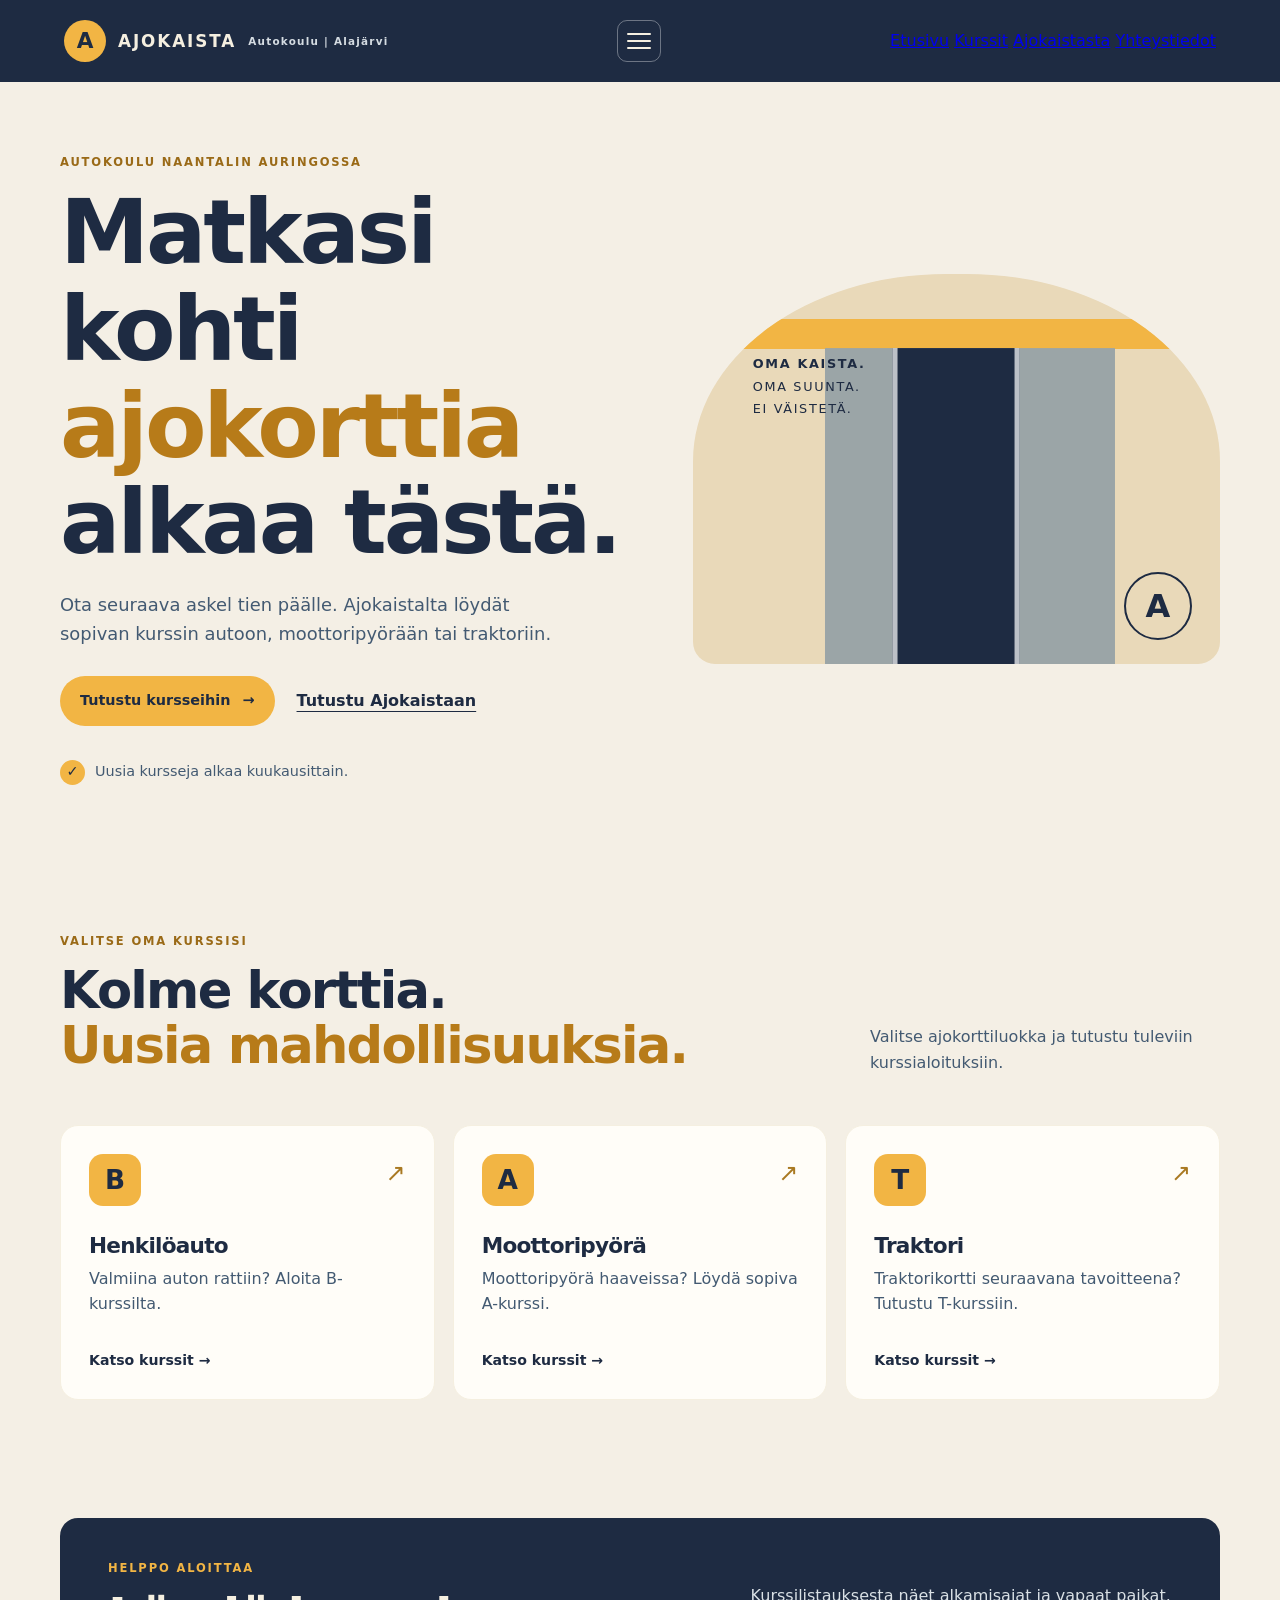
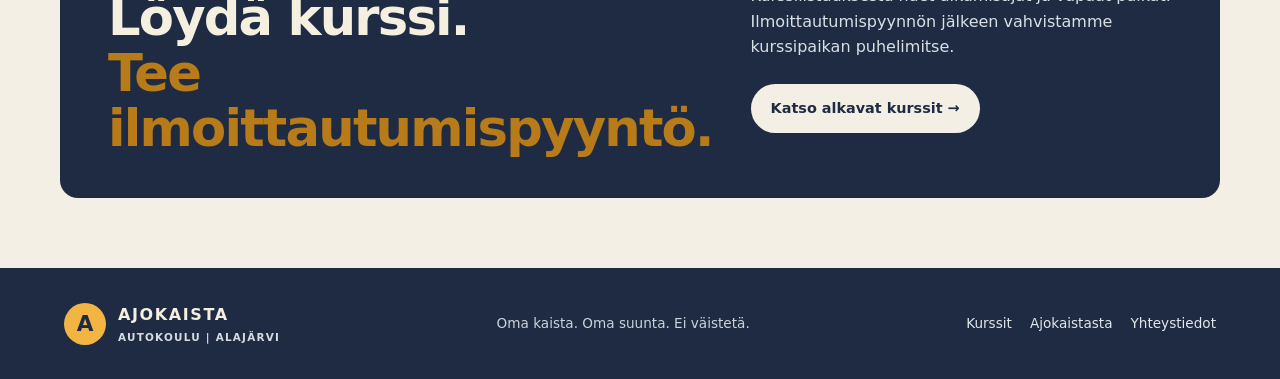
<file: index.html>
<!DOCTYPE html>
<html lang="fi">
<head>
    <meta charset="UTF-8">
    <meta name="viewport" content="width=device-width, initial-scale=1">
    <meta name="description" content="Autokoulu Ajokaista Alajärvellä – B-, A- ja T-ajokorttikurssit. Tutustu alkaviin kursseihin ja ilmoittaudu.">
    <title>Autokoulu ajokaista | Alajärvi</title>
    <link rel="stylesheet" href="styles.css">
    <script src="app.js" defer></script>
</head>
<body>
    <header class="site-header">
        <a class="brand" href="index.html" aria-label="Autokoulu Ajokaista, etusivu">
            <span class="brand__mark">A</span>
            <span class="brand__text">AJOKAISTA</span>
            <small>Autokoulu | Alajärvi</small>
    </a>
    <button class="menu-toggle" aria-label="Avaa valikko" aria-expanded="false" aria-controls="site-navigation">
      <span class="menu-toggle__bar"></span>
      <span class="menu-toggle__bar"></span>
      <span class="menu-toggle__bar"></span>
    </button>
    <nav id="site-navigation" class="site-nav">
      <a href="index.html">Etusivu</a>
      <a href="listing.html">Kurssit</a>
      <a href="about.html">Ajokaistasta</a>
      <a href="contact.html">Yhteystiedot</a>
    </nav>
    </header>
    <main>
        <section class="hero">
    <div class="hero-copy">
      <p class="eyebrow"><span></span> AUTOKOULU NAANTALIN AURINGOSSA</p>
      <h1>Matkasi kohti<br><em>ajokorttia</em> alkaa tästä.</h1>
      <p class="hero-lead">Ota seuraava askel tien päälle. Ajokaistalta löydät sopivan kurssin autoon, moottoripyörään tai traktoriin.</p>
      <div class="hero-actions"><a class="button button-amber" href="listing.html">Tutustu kursseihin <span>→</span></a><a class="text-link" href="about.html">Tutustu Ajokaistaan</a></div>
      <div class="hero-note"><span class="note-icon">✓</span><span>Uusia kursseja alkaa kuukausittain.</span></div>
    </div>
    <div class="hero-art" aria-label="Ajokaistan logoa">
      <div class="palkki"></div><div class="road road-back"></div><div class="road road-front"></div>
      <div class="art-label"><strong>OMA KAISTA.</strong><span>OMA SUUNTA.</span><span>EI VÄISTETÄ.</span></div>
      <div class="art-stamp">A</div>
    </div>
    </section>
        <section class="license-section section-wrap">
    <div class="section-heading"><div><p class="eyebrow">VALITSE OMA KURSSISI</p><h2>Kolme korttia.<br><em>Uusia mahdollisuuksia.</em></h2></div><p>Valitse ajokorttiluokka ja tutustu tuleviin kurssialoituksiin.</p></div>
    <div class="license-grid">
      <a class="license-card" href="listing.html#b-kurssi"><span class="license-code">B</span><span class="card-arrow">↗</span><h3>Henkilöauto</h3><p>Valmiina auton rattiin? Aloita B-kurssilta.</p><span class="card-link">Katso kurssit →</span></a>
      <a class="license-card" href="listing.html#a-kurssi"><span class="license-code">A</span><span class="card-arrow">↗</span><h3>Moottoripyörä</h3><p>Moottoripyörä haaveissa? Löydä sopiva A-kurssi.</p><span class="card-link">Katso kurssit →</span></a>
      <a class="license-card" href="listing.html#t-kurssi"><span class="license-code">T</span><span class="card-arrow">↗</span><h3>Traktori</h3><p>Traktorikortti seuraavana tavoitteena? Tutustu T-kurssiin.</p><span class="card-link">Katso kurssit →</span></a>
    </div>
  </section>
    <section class="band">
    <div><p class="eyebrow">HELPPO ALOITTAA</p><h2>Löydä kurssi.<br><em>Tee ilmoittautumispyyntö.</em></h2></div>
    <div><p>Kurssilistauksesta näet alkamisajat ja vapaat paikat. Ilmoittautumispyynnön jälkeen vahvistamme kurssipaikan puhelimitse.</p><a class="button button-light" href="listing.html">Katso alkavat kurssit →</a></div>
  </section>
    </main>
    <footer class="site-footer"><a class="brand brand-footer" href="index.html"><span class="brand-mark">A</span><span>AJOKAISTA<small>AUTOKOULU | ALAJÄRVI</small></span></a><p>Oma kaista. Oma suunta. Ei väistetä.</p><div class="footer-links"><a href="listing.html">Kurssit</a><a href="about.html">Ajokaistasta</a><a href="contact.html">Yhteystiedot</a></div></footer>
</body>
</html>
</file>
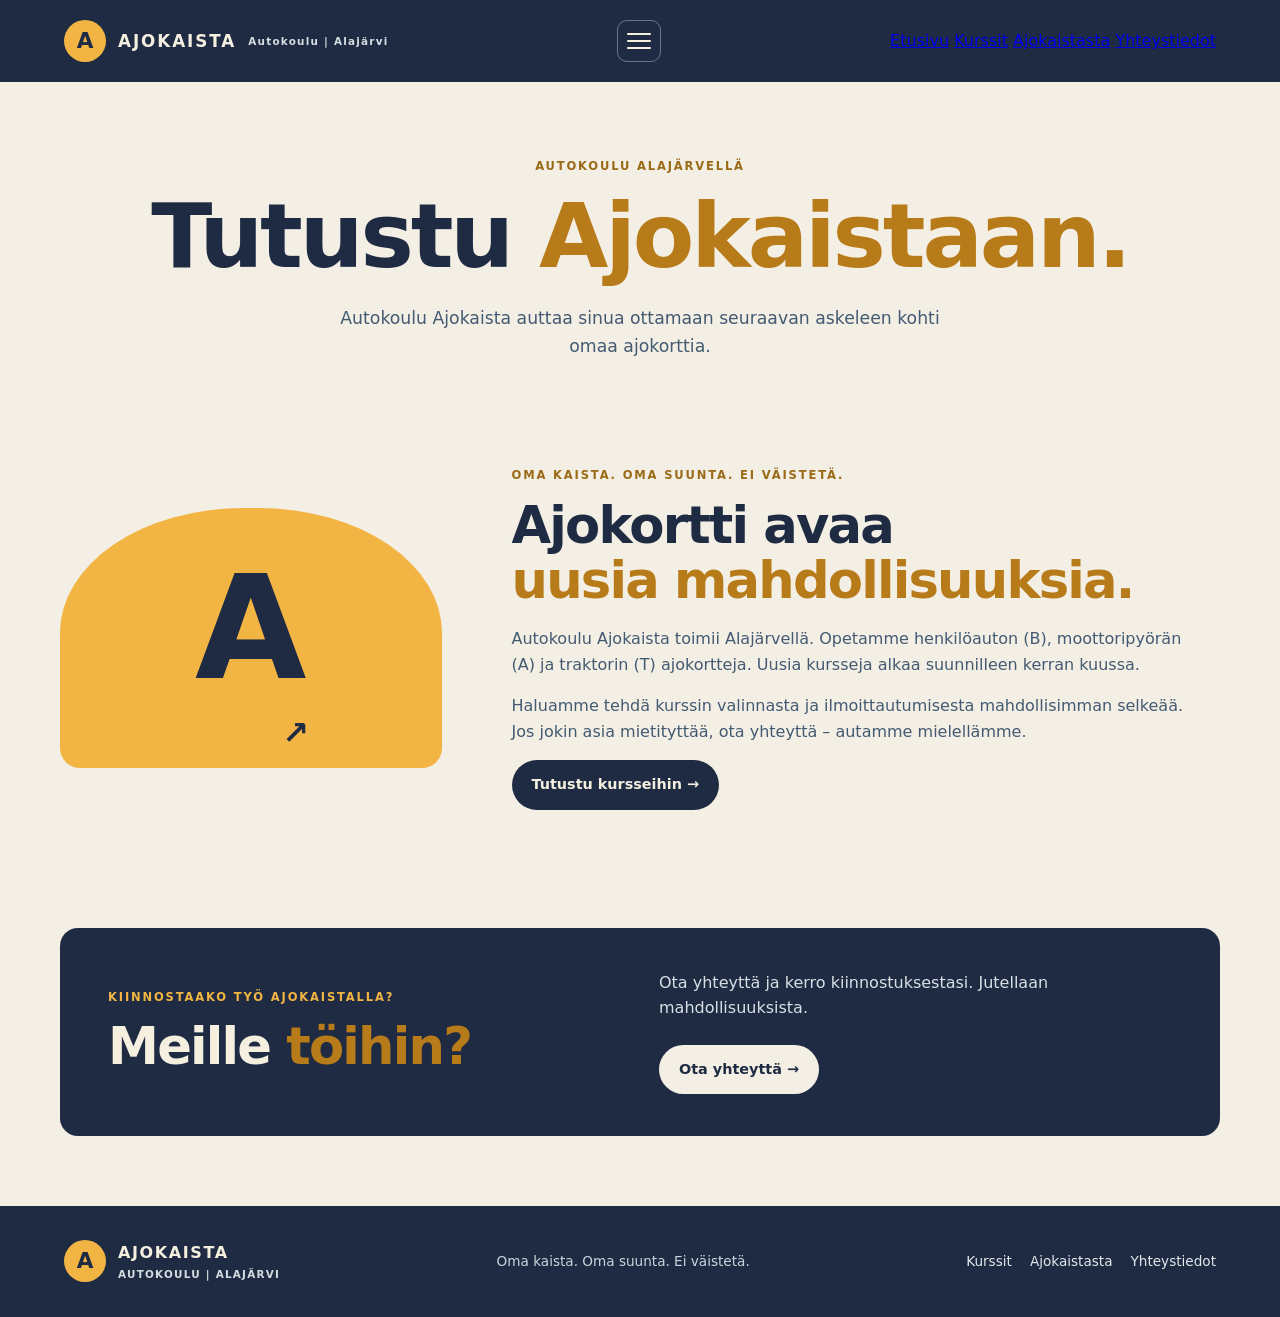
<file: about.html>
<!DOCTYPE html>
<html lang="fi">
<head>
    <meta charset="UTF-8">
    <meta name="viewport" content="width=device-width, initial-scale=1">
    <meta name="description" content="Autokoulu Ajokaista Alajärvellä – B-, A- ja T-ajokorttikurssit. Tutustu alkaviin kursseihin ja ilmoittaudu.">
    <title>Autokoulu ajokaista | Alajärvi</title>
    <link rel="stylesheet" href="styles.css">
    <script src="app.js" defer></script>
</head>
<body>
    <header class="site-header">
        <a class="brand" href="index.html" aria-label="Autokoulu Ajokaista, etusivu">
            <span class="brand__mark">A</span>
            <span class="brand__text">AJOKAISTA</span>
            <small>Autokoulu | Alajärvi</small>
    </a>
    <button class="menu-toggle" aria-label="Avaa valikko" aria-expanded="false" aria-controls="site-navigation">
      <span class="menu-toggle__bar"></span>
      <span class="menu-toggle__bar"></span>
      <span class="menu-toggle__bar"></span>
    </button>
    <nav id="site-navigation" class="site-nav">
      <a href="index.html">Etusivu</a>
      <a href="listing.html">Kurssit</a>
      <a href="about.html">Ajokaistasta</a>
      <a href="contact.html">Yhteystiedot</a>
    </nav>
    </header>
    <main>
    </main>
        <section class="page-hero"><p class="eyebrow">AUTOKOULU ALAJÄRVELLÄ</p><h1>Tutustu <em>Ajokaistaan.</em></h1><p>Autokoulu Ajokaista auttaa sinua ottamaan seuraavan askeleen kohti omaa ajokorttia.</p></section>
        <section class="about-content section-wrap"><div class="about-number">A<span>↗</span></div><div><p class="eyebrow">OMA KAISTA. OMA SUUNTA. EI VÄISTETÄ.</p><h2>Ajokortti avaa<br><em>uusia mahdollisuuksia.</em></h2><p>Autokoulu Ajokaista toimii Alajärvellä. Opetamme henkilöauton (B), moottoripyörän (A) ja traktorin (T) ajokortteja. Uusia kursseja alkaa suunnilleen kerran kuussa.</p><p>Haluamme tehdä kurssin valinnasta ja ilmoittautumisesta mahdollisimman selkeää. Jos jokin asia mietityttää, ota yhteyttä – autamme mielellämme.</p><a class="button button-dark" href="listing.html">Tutustu kursseihin →</a></div></section>
        <section class="band"><div><p class="eyebrow">KIINNOSTAAKO TYÖ AJOKAISTALLA?</p><h2>Meille <em>töihin?</em></h2></div><div><p>Ota yhteyttä ja kerro kiinnostuksestasi. Jutellaan mahdollisuuksista.</p><a class="button button-light" href="contact.html">Ota yhteyttä →</a></div></section>
    </main>
    <footer class="site-footer"><a class="brand brand-footer" href="index.html"><span class="brand-mark">A</span><span>AJOKAISTA<small>AUTOKOULU | ALAJÄRVI</small></span></a><p>Oma kaista. Oma suunta. Ei väistetä.</p><div class="footer-links"><a href="listing.html">Kurssit</a><a href="about.html">Ajokaistasta</a><a href="contact.html">Yhteystiedot</a></div></footer>
</body>
</html>
</file>
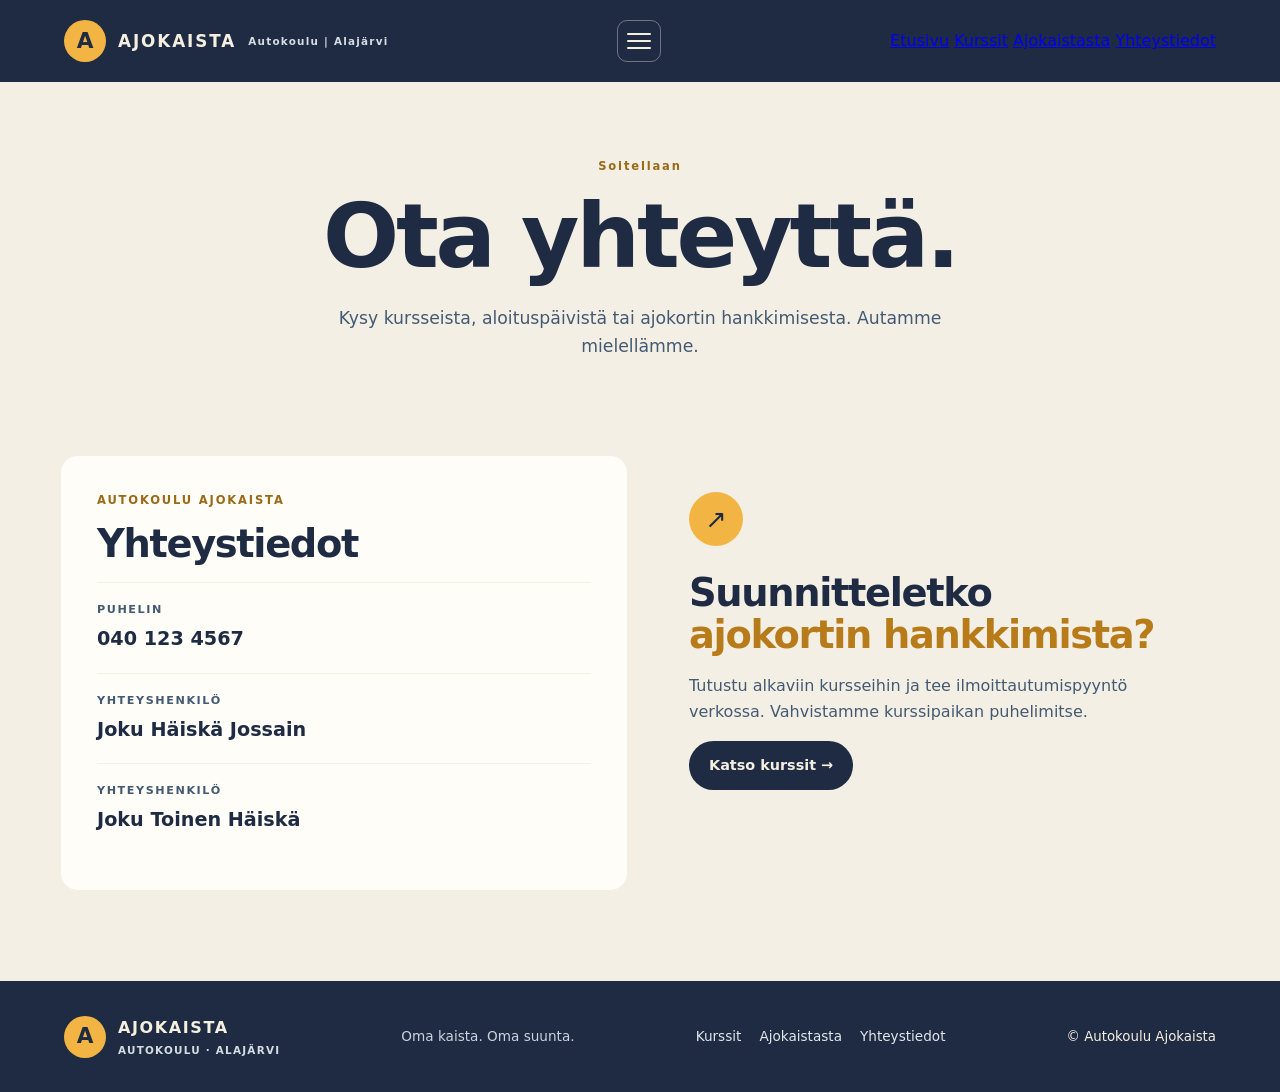
<file: contact.html>
<!DOCTYPE html>
<html lang="fi">
    <head>
        <meta charset="UTF-8">
        <meta name="viewport" content="width=device-width, initial-scale=1">
        <meta name="description" content="Autokoulu Ajokaista Alajärvellä – B-, A- ja T-ajokorttikurssit. Tutustu alkaviin kursseihin ja ilmoittaudu.">
        <title>Autokoulu ajokaista | Alajärvi</title>
        <link rel="stylesheet" href="styles.css">
        <script src="app.js" defer></script>
    </head>
    <body>
        <header class="site-header">
            <a class="brand" href="index.html" aria-label="Autokoulu Ajokaista, etusivu">
                <span class="brand__mark">A</span>
                <span class="brand__text">AJOKAISTA</span>
                <small>Autokoulu | Alajärvi</small>
        </a>
    <button class="menu-toggle" aria-label="Avaa valikko" aria-expanded="false" aria-controls="site-navigation">
      <span class="menu-toggle__bar"></span>
      <span class="menu-toggle__bar"></span>
      <span class="menu-toggle__bar"></span>
    </button>
    <nav id="site-navigation" class="site-nav">
      <a href="index.html">Etusivu</a>
      <a href="listing.html">Kurssit</a>
      <a href="about.html">Ajokaistasta</a>
      <a href="contact.html">Yhteystiedot</a>
    </nav>
        </header>
        <main>
            <section class="page-hero"><p class="eyebrow">Soitellaan</p><h1>Ota yhteyttä.</h1>
                <p>Kysy kursseista, aloituspäivistä tai ajokortin hankkimisesta. Autamme mielellämme.</p>
            </section>
            <section class="contact-layout section-wrap"><div class="contact-card">
                <p class="eyebrow">AUTOKOULU AJOKAISTA</p>
                <h2>Yhteystiedot</h2>
                <div class="contact-detail"><span>PUHELIN</span><a href="tel:0401234567">040 123 4567</a></div>
                <div class="contact-detail"><span>YHTEYSHENKILÖ</span><strong>Joku Häiskä Jossain</strong></div>
                <div class="contact-detail"><span>YHTEYSHENKILÖ</span><strong>Joku Toinen Häiskä</strong></div></div>
                <div class="contact-aside"><div class="contact-symbol">↗</div><h2>Suunnitteletko<br><em>ajokortin hankkimista?</em></h2><p>Tutustu alkaviin kursseihin ja tee ilmoittautumispyyntö verkossa. Vahvistamme kurssipaikan puhelimitse.</p><a class="button button-dark" href="listing.html">Katso kurssit →</a></div>
            </section>
        </main>
        <footer class="site-footer"><a class="brand brand-footer" href="index.html">
            <span class="brand-mark">A</span><span>AJOKAISTA<small>AUTOKOULU · ALAJÄRVI</small></span></a>
            <p>Oma kaista. Oma suunta.</p><div class="footer-links"><a href="listing.html">Kurssit</a>
            <a href="about.html">Ajokaistasta</a><a href="contact.html">Yhteystiedot</a></div>
            <small>© <span data-year=""></span> Autokoulu Ajokaista</small></footer>
    </body>
</html>
</file>
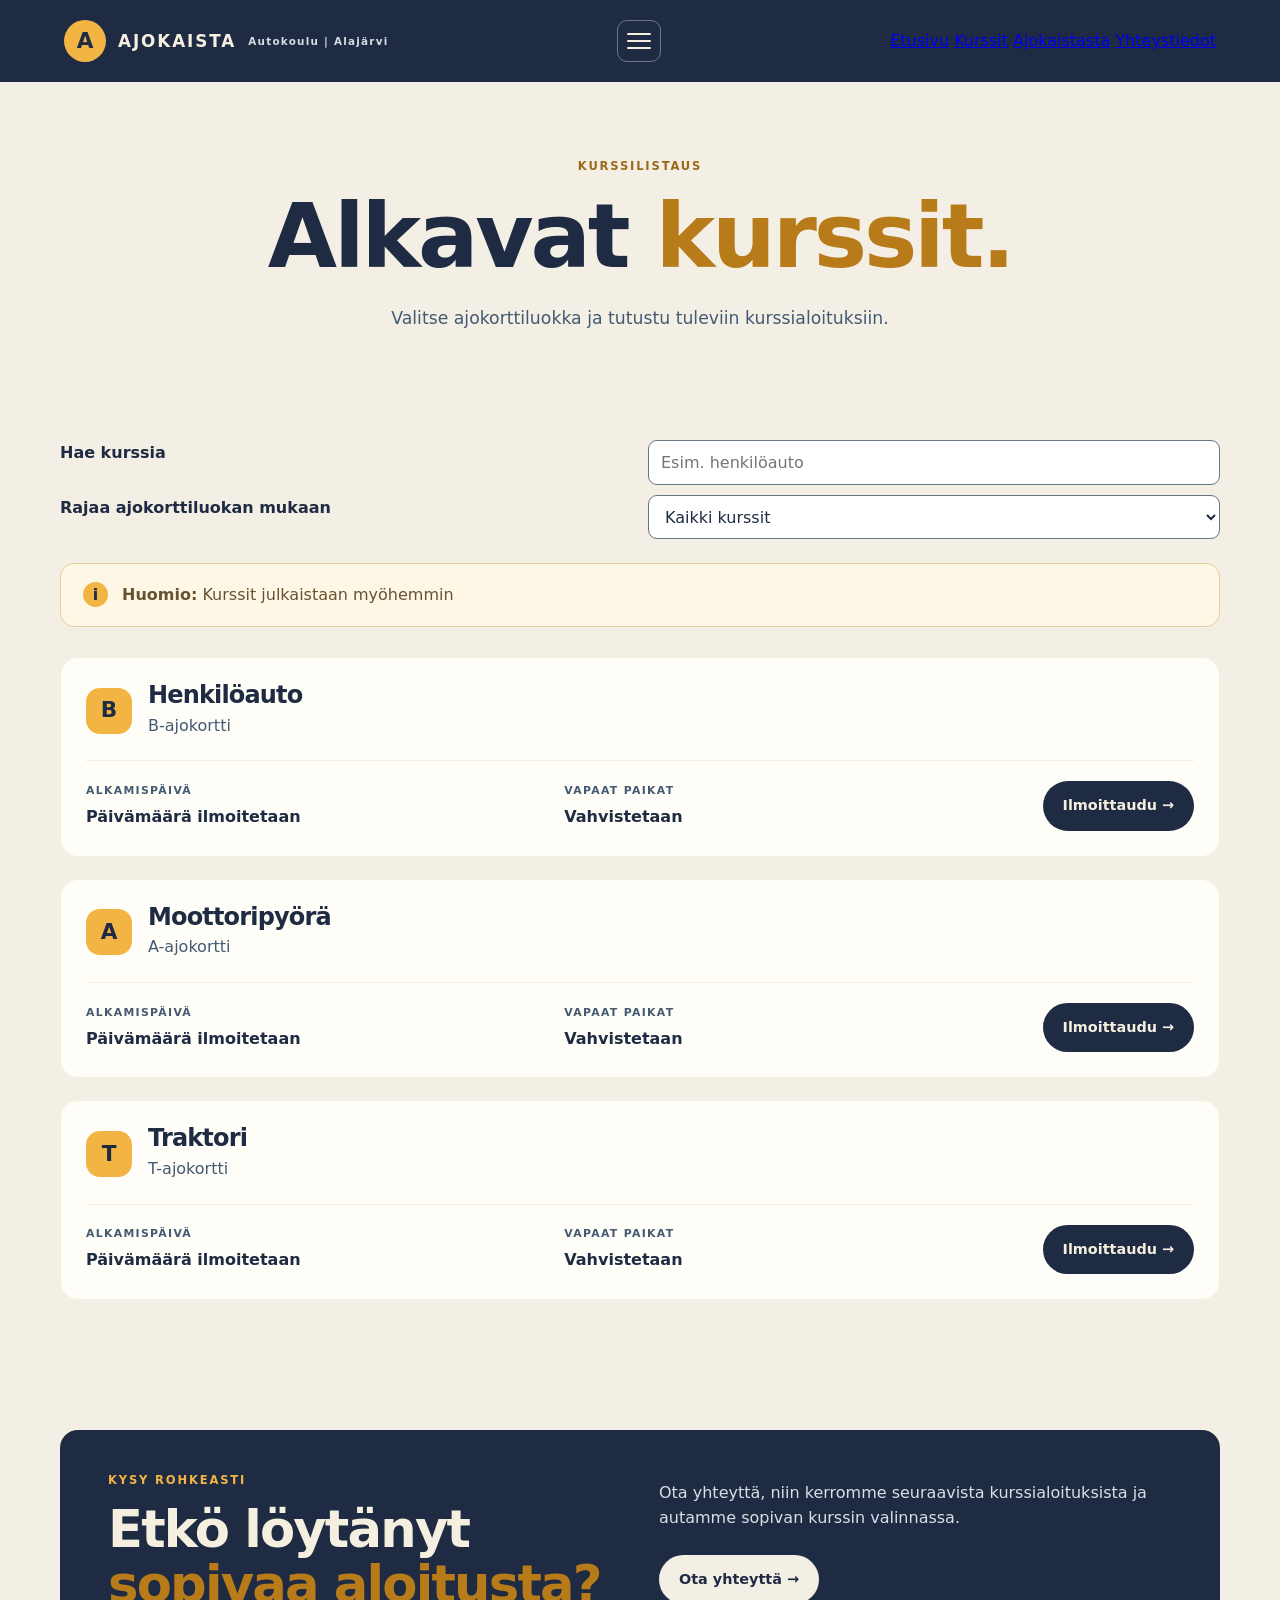
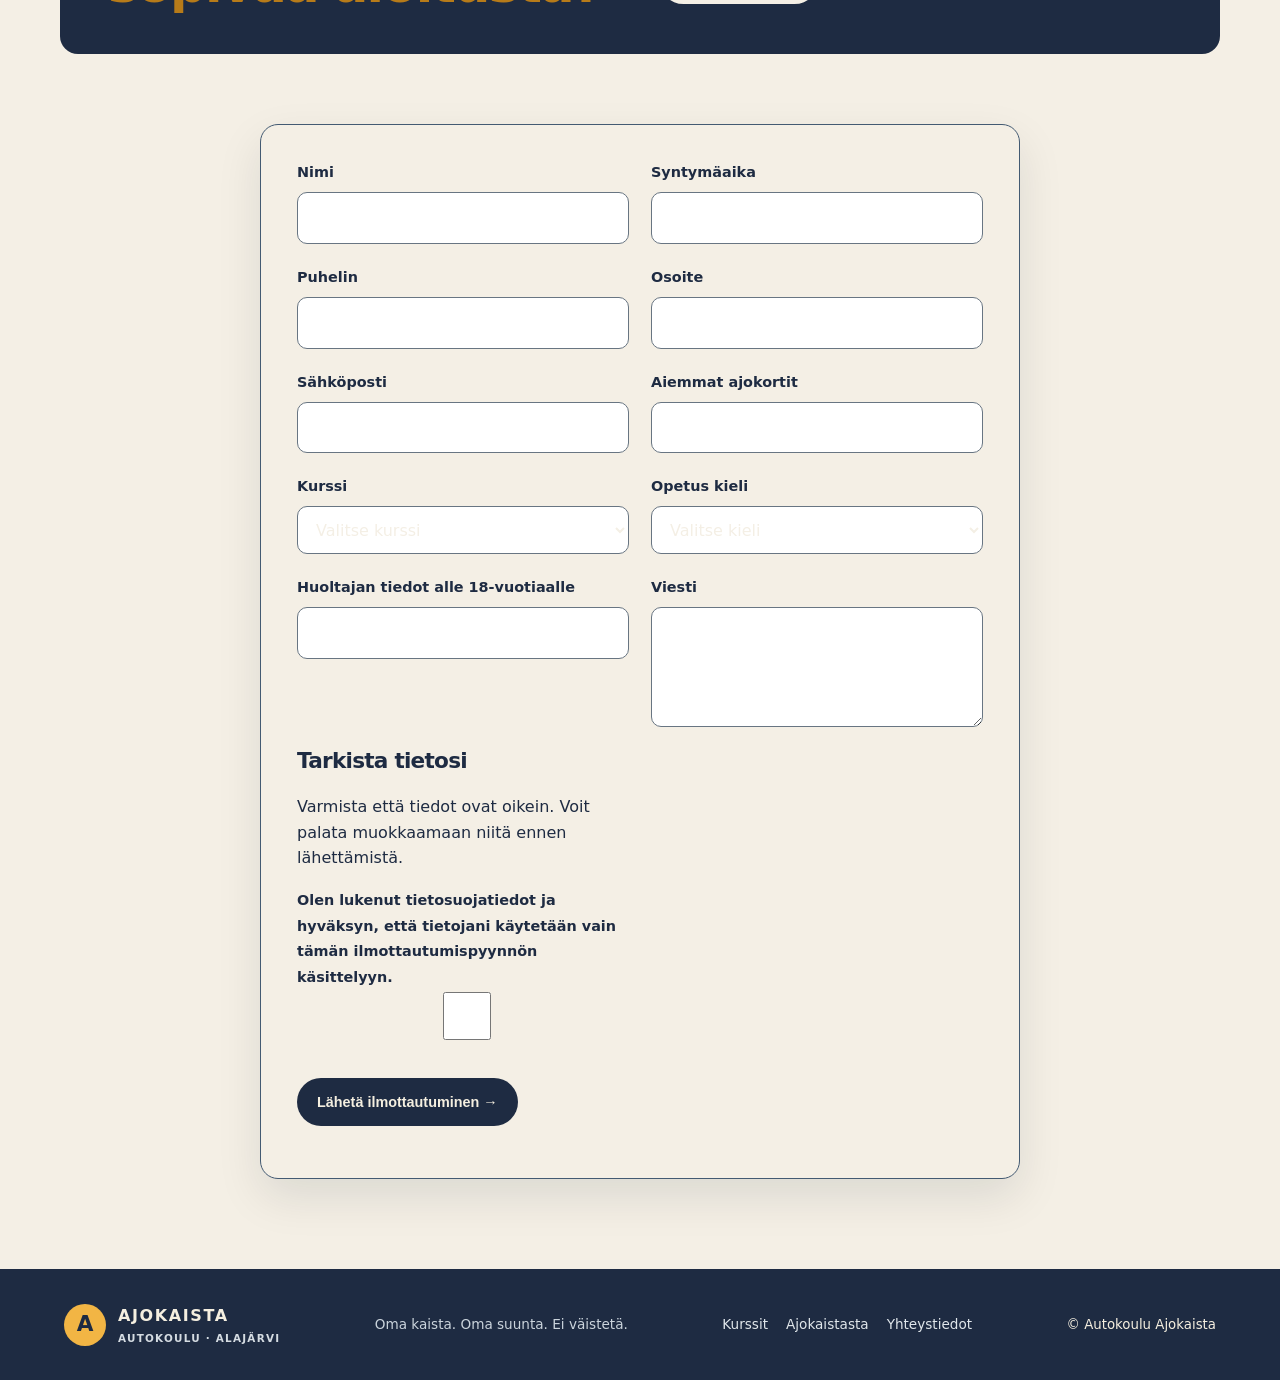
<file: listing.html>
<!DOCTYPE html>
<html lang="fi">
<head>
    <meta charset="UTF-8">
    <meta name="viewport" content="width=device-width, initial-scale=1">
    <meta name="description" content="Autokoulu Ajokaista Alajärvellä – B-, A- ja T-ajokorttikurssit. Tutustu alkaviin kursseihin ja ilmoittaudu.">
    <title>Autokoulu ajokaista | Alajärvi</title>
    <link rel="stylesheet" href="styles.css"> 
    <script src="app.js" defer></script>
</head>
<body>
    <header class="site-header">
        <a class="brand" href="index.html" aria-label="Autokoulu Ajokaista, etusivu">
            <span class="brand__mark">A</span>
            <span class="brand__text">AJOKAISTA</span>
            <small>Autokoulu | Alajärvi</small>
    </a>
    <button class="menu-toggle" aria-label="Avaa valikko" aria-expanded="false" aria-controls="site-navigation">
      <span class="menu-toggle__bar"></span>
      <span class="menu-toggle__bar"></span>
      <span class="menu-toggle__bar"></span>
    </button>
    <nav id="site-navigation" class="site-nav">
      <a href="index.html">Etusivu</a>
      <a href="listing.html">Kurssit</a>
      <a href="about.html">Ajokaistasta</a>
      <a href="contact.html">Yhteystiedot</a>
    </nav>
    </header>
    <main> 
        <section class="page-hero"><p class="eyebrow">KURSSILISTAUS</p><h1>Alkavat <em>kurssit.</em></h1><p>Valitse ajokorttiluokka ja tutustu tuleviin kurssialoituksiin.</p> </section>
        <section class="section-wrap course-tools" aria-label="Kurssien haku ja suodatus">
            <label for="Kurssi-haku">Hae kurssia</label>
            <input id="Kurssi-haku" type="search" placeholder="Esim. henkilöauto" autocomplete="off">
            <label for="Kurssi-suodatus">Rajaa ajokorttiluokan mukaan</label>
            <select id="Kurssi-suodatus">
                <option value="Kaikki">Kaikki kurssit </option>
                <option value="b">B - Henkilöauto</option>
                <option value="a">A - Moottoripyörä</option>
                <option value="t">T - Traktori</option>
            </select>
        </section>
        <section id="kurssit" class="section-wrap course-section">
         <div class="notice"><span class="notice-icon">i</span><p><strong>Huomio:</strong> Kurssit julkaistaan myöhemmin</p></div>
         <div class="course-group" id="b-kurssi"><div class="course-heading"><span class="license-code small-code">B</span><div><h2>Henkilöauto</h2><p>B-ajokortti</p></div></div><article class="course-row"><div><span class="course-date-label">ALKAMISPÄIVÄ</span><strong class="course-date">Päivämäärä ilmoitetaan</strong></div><div><span class="course-date-label">VAPAAT PAIKAT</span><strong class="seats">Vahvistetaan</strong></div><a class="button button-dark" href="registration.html?course=B">Ilmoittaudu →</a></article></div>
         <div class="course-group" id="a-kurssi"><div class="course-heading"><span class="license-code small-code">A</span><div><h2>Moottoripyörä</h2><p>A-ajokortti</p></div></div><article class="course-row"><div><span class="course-date-label">ALKAMISPÄIVÄ</span><strong class="course-date">Päivämäärä ilmoitetaan</strong></div><div><span class="course-date-label">VAPAAT PAIKAT</span><strong class="seats">Vahvistetaan</strong></div><a class="button button-dark" href="registration.html?course=A">Ilmoittaudu →</a></article></div>
         <div class="course-group" id="t-kurssi"><div class="course-heading"><span class="license-code small-code">T</span><div><h2>Traktori</h2><p>T-ajokortti</p></div></div><article class="course-row"><div><span class="course-date-label">ALKAMISPÄIVÄ</span><strong class="course-date">Päivämäärä ilmoitetaan</strong></div><div><span class="course-date-label">VAPAAT PAIKAT</span><strong class="seats">Vahvistetaan</strong></div><a class="button button-dark" href="registration.html?course=T">Ilmoittaudu →</a></article></div>
        </section>
        <section class="band"><div><p class="eyebrow">KYSY ROHKEASTI</p><h2>Etkö löytänyt<br><em>sopivaa aloitusta?</em></h2></div><div><p>Ota yhteyttä, niin kerromme seuraavista kurssialoituksista ja autamme sopivan kurssin valinnassa.</p><a class="button button-light" href="contact.html">Ota yhteyttä →</a></div></section>
        <section id="lomake"><form id="lomake-form"><div class="field"><label for="nimi">Nimi</label><input type="text" id="nimi" name="nimi" required></div>
            <div class="field"><label for="henkilötunnus">Syntymäaika</label><input type="text" id="Syntymäaika" name="Syntymäaika" required></div>
            <div class="field"><label for="puhelin">Puhelin</label><input type="tel" id="puhelin" name="puhelin" required></div>
            <div class="field"><label for="osoite">Osoite</label><input type="text" id="osoite" name="osoite" required></div>
            <div class="field"><label for="sähköposti">Sähköposti</label><input type="email" id="sähköposti" name="sähköposti" required></div>
            <div class="field"><label for="Aiemmat ajokortit">Aiemmat ajokortit</label><input type="text" id="Aiemmat ajokortit" name="Aiemmat ajokortit"></div>
            <div class="field"><label for="kurssi">Kurssi</label><select id="kurssi" name="kurssi" required><option value="">Valitse kurssi</option><option value="B">B-ajokortti (henkilöauto)</option><option value="A">A-ajokortti (moottoripyörä)</option><option value="T">T-ajokortti (traktori)</option></select></div>
            <div class="field"><label for="Opetus kieli">Opetus kieli</label><select id="Opetus kieli" name="Opetus kieli"><option value="">Valitse kieli</option><option value="fi">Suomi</option><option value="sv">Ruotsi</option><option value="en">Englanti</option></select></div>
            <div class="field"><label for="Huoltajan tiedot alle 18-vuotiaalle">Huoltajan tiedot alle 18-vuotiaalle</label><input type="text" id="Huoltajan tiedot alle 18-vuotiaalle" name="Huoltajan tiedot alle 18-vuotiaalle"></div>
            <div class="field"><label for="viesti">Viesti</label><textarea id="viesti" name="viesti"></textarea></div>
            <section class="form-step">
                <h3>Tarkista tietosi</h3>
                <p class="review-intro">
                    Varmista että tiedot ovat oikein. Voit palata muokkaamaan niitä ennen lähettämistä.
                </p>
                <div id=""review-content" class="review-content"></div>
                <label class="check-row consent-row">
                    <span>Olen lukenut tietosuojatiedot ja hyväksyn, että tietojani käytetään vain tämän ilmottautumispyynnön käsittelyyn.</span>
                    <input type="checkbox" id="privacy-consent" required>
                </label>
                <small id="consent-error" class="field-error"></small>
            </section>
            <button type="submit" class="button button-dark">Lähetä ilmottautuminen →</button></form>
            <p id="lomake-tila" role="status" aria-live="polite"></p>
        </section>
            

    </main>
    <footer class="site-footer"><a class="brand brand-footer" href="index.html"><span class="brand-mark">A</span><span>AJOKAISTA<small>AUTOKOULU · ALAJÄRVI</small></span></a><p>Oma kaista. Oma suunta. Ei väistetä.</p><div class="footer-links"><a href="listing.html">Kurssit</a><a href="about.html">Ajokaistasta</a><a href="contact.html">Yhteystiedot</a></div><small>© <span data-year=""></span> Autokoulu Ajokaista</small></footer>
</body>
</html>
</file>
<file: styles.css>
:root {
  --pääväri: #1e2b42;
  --tausta: #f4efe5;
  --korostus: #f2b544;
  --tumma_teksti: #435a72;
  --teksti: #f5efe0;
  --virhe: #18b902;
  --shadow: 0 18px 45px rgba(12, 27, 43, .10);
  --radius: 18px;
  --content: 1160px;
}

* { box-sizing: border-box; }

body {
  margin: 0;
  color: var(--pääväri);
  background: var(--tausta);
  font-family: Inter, ui-sans-serif, system-ui, -apple-system, BlinkMacSystemFont, "Segoe UI", sans-serif;
  line-height: 1.6;
}

.site-header {
  min-height: 82px;
  padding: 16px max(5vw, calc((100vw - var(--content)) / 2));
  display: flex;
  align-items: center;
  justify-content: space-between;
  gap: 24px;
  background: var(--pääväri);
  color: var(--teksti);
}

.brand {
  display: inline-flex;
  align-items: center;
  gap: 12px;
  color: inherit;
  text-decoration: none;
  font-weight: 850;
  letter-spacing: .12em;
}

.brand__mark, .brand-mark {
  width: 42px;
  height: 42px;
  display: inline-grid;
  place-items: center;
  flex: 0 0 auto;
  border-radius: 50%;
  background: var(--korostus);
  color: var(--pääväri);
  font-size: 1.35rem;
  font-weight: 900;
  letter-spacing: 0;
}

.brand__text { font-size: 1.05rem; }
.brand small, .brand-footer small {
  display: block;
  margin-top: 1px;
  color: #d5dce2;
  font-size: .65rem;
  font-weight: 600;
  letter-spacing: .12em;
}

.menu-toggle {
  width: 44px;
  height: 42px;
  padding: 9px;
  display: flex;
  flex-direction: column;
  justify-content: space-around;
  border: 1px solid rgba(255,255,255,.35);
  border-radius: 10px;
  background: transparent;
  cursor: pointer;
}

.menu-toggle__bar {
  display: block;
  width: 100%;
  height: 2px;
  border-radius: 2px;
  background: var(--teksti);
}
.menu-toggle__bar .html { display: none; }

main { overflow: hidden; }

.section-wrap, .hero, .band, .page-hero {
  width: min(calc(100% - 48px), var(--content));
  margin-inline: auto;
}

.eyebrow {
  margin: 0 0 14px;
  color: #9a6a17;
  font-size: .72rem;
  font-weight: 850;
  letter-spacing: .16em;
  line-height: 1.4;
}

h1, h2, h3, p { margin-top: 0; }
h1, h2, h3 {
  color: var(--pääväri);
  line-height: 1.08;
  letter-spacing: -.035em;
}
h1 { margin-bottom: 20px; font-size: clamp(2.8rem, 7vw, 5.7rem); }
h2 { margin-bottom: 18px; font-size: clamp(2rem, 4vw, 3.3rem); }
h3 { font-size: 1.35rem; }
em { color: #b77b19; font-style: normal; }

.button {
  min-height: 48px;
  padding: 13px 20px;
  display: inline-flex;
  align-items: center;
  justify-content: center;
  gap: 12px;
  border: 0;
  border-radius: 999px;
  text-decoration: none;
  font-size: .9rem;
  font-weight: 800;
  transition: transform .2s ease, background .2s ease;
}
.button:hover { transform: translateY(-2px); }
.button-amber { background: var(--korostus); color: var(--pääväri); }
.button-dark { background: var(--pääväri); color: var(--teksti); }
.button-light { background: var(--tausta); color: var(--pääväri); }
.text-link { color: var(--pääväri); font-weight: 800; text-decoration-thickness: 1px; text-underline-offset: 5px; }

.hero {
  min-height: 560px;
  padding-block: 72px;
  display: grid;
  grid-template-columns: 1.05fr .95fr;
  align-items: center;
  gap: 50px;
}
.hero-copy { max-width: 610px; }
.hero-lead { max-width: 520px; color: var(--tumma_teksti); font-size: 1.12rem; }
.hero-actions { display: flex; align-items: center; flex-wrap: wrap; gap: 22px; margin-top: 28px; }
.hero-note { display: flex; align-items: center; gap: 10px; margin-top: 34px; color: var(--tumma_teksti); font-size: .9rem; }
.note-icon { width: 25px; height: 25px; display: inline-grid; place-items: center; border-radius: 50%; background: var(--korostus); color: var(--pääväri); font-weight: 900; }

.hero-art {
  min-height: 390px;
  position: relative;
  overflow: hidden;
  border-radius: 48% 48% 22px 22px;
  background: #e9d9b9;
}
.palkki { position: absolute; top: 45px; right: 40px; width: 600px; height: 30px; background: var(--korostus); }
.road { position: absolute; left: 25%; width: 55%; height: 129%; bottom: -48%; transform: rotate(180deg); }
.road-back { background: #9ba5a7; }
.road-front { left: 38%; width: 24%; background: var(--pääväri); border-inline: 5px solid rgba(255,255,255,.7); }
.art-label { position: absolute; left: 60px; top: 80px; display: grid; gap: 2px; color: var(--pääväri); font-size: .8rem; letter-spacing: .13em; }
.art-stamp { position: absolute; right: 28px; bottom: 24px; width: 68px; height: 68px; display: grid; place-items: center; border: 2px solid var(--pääväri); border-radius: 50%; color: var(--pääväri); font-size: 2rem; font-weight: 900; }
.art-stamp span { color: var(--korostus); }

.license-section { padding-block: 76px 90px; }
.section-heading { display: flex; align-items: end; justify-content: space-between; gap: 40px; margin-bottom: 34px; }
.section-heading > p { max-width: 350px; color: var(--tumma_teksti); }
.license-grid { display: grid; grid-template-columns: repeat(3, 1fr); gap: 18px; }
.license-card {
  min-height: 275px;
  padding: 28px;
  position: relative;
  display: flex;
  flex-direction: column;
  align-items: flex-start;
  border: 1px solid var(--teksti);
  border-radius: var(--radius);
  background: #fffdf8;
  text-decoration: none;
  transition: transform .2s ease, box-shadow .2s ease;
}
.license-card:hover { transform: translateY(-5px); box-shadow: var(--shadow); }
.license-code { width: 52px; height: 52px; display: grid; place-items: center; border-radius: 14px; background: var(--korostus); color: var(--pääväri); font-size: 1.65rem; font-weight: 900; }
.card-arrow { position: absolute; top: 28px; right: 28px; color: #a97922; font-size: 1.5rem; }
.license-card h3 { margin: 28px 0 8px; }
.license-card p { margin-bottom: 20px; color: var(--tumma_teksti); }
.card-link { margin-top: auto; color: var(--pääväri); font-size: .88rem; font-weight: 850; }

.band {
  margin-block: 28px 70px;
  padding: 42px 48px;
  display: grid;
  grid-template-columns: 1fr 1fr;
  align-items: center;
  gap: 38px;
  border-radius: var(--radius);
  background: var(--pääväri);
  color: var(--teksti);
}
.band h2 { margin-bottom: 0; color: var(--teksti); }
.band .eyebrow { color: var(--korostus); }
.band p:not(.eyebrow) { color: #d9e0e5; }
.band .button { margin-top: 8px; }

.page-hero {
  padding-block: 76px 66px;
  text-align: center;
}
.page-hero > p:last-child { max-width: 650px; margin-inline: auto; color: var(--tumma_teksti); font-size: 1.08rem; }

.about-content {
  padding-block: 24px 90px;
  display: grid;
  grid-template-columns: .7fr 1.3fr;
  align-items: center;
  gap: 70px;
}
.about-content > div:last-child { max-width: 680px; }
.about-content p:not(.eyebrow) { color: var(--tumma_teksti); }
.about-number { min-height: 260px; display: grid; place-items: center; border-radius: 48% 48% 20px 20px; background: var(--korostus); color: var(--pääväri); font-size: 9rem; font-weight: 900; }
.about-number span { align-self: start; margin-top: -40px; margin-left: 90px; font-size: 2rem; }

.contact-layout {
  padding-block: 12px 90px;
  display: grid;
  grid-template-columns: 1fr 1fr;
  gap: 24px;
}
.contact-card, .contact-aside { padding: 36px; border: 1px solid var(--teksti); border-radius: var(--radius); background: #fffdf8; }
.contact-card h2, .contact-aside h2 { font-size: clamp(1.8rem, 3vw, 2.7rem); }
.contact-detail { padding-block: 18px; display: grid; gap: 5px; border-top: 1px solid var(--teksti); }
.contact-detail span { color: var(--tumma_teksti); font-size: .7rem; font-weight: 850; letter-spacing: .14em; }
.contact-detail a, .contact-detail strong { color: var(--pääväri); font-size: 1.2rem; font-weight: 800; text-decoration: none; }
.contact-aside { background: var(--tausta); }
.contact-symbol { width: 54px; height: 54px; margin-bottom: 26px; display: grid; place-items: center; border-radius: 50%; background: var(--korostus); color: var(--pääväri); font-size: 1.6rem; }
.contact-aside p { color: var(--tumma_teksti); }

.course-section { padding-block: 0 80px; }
.notice { margin-bottom: 30px; padding: 18px 22px; display: flex; align-items: flex-start; gap: 14px; border: 1px solid #e6cf9f; border-radius: 14px; background: #fff7e6; }
.notice p { margin: 0; color: #66532f; }
.notice-icon { width: 25px; height: 25px; flex: 0 0 auto; display: grid; place-items: center; border-radius: 50%; background: var(--korostus); color: var(--pääväri); font-weight: 900; }
.course-group { margin-bottom: 22px; padding: 25px; border: 1px solid var(--teksti); border-radius: var(--radius); background: #fffdf8; }
.course-heading { display: flex; align-items: center; gap: 16px; margin-bottom: 22px; }
.course-heading h2 { margin: 0 0 4px; font-size: 1.5rem; }
.course-heading p { margin: 0; color: var(--tumma_teksti); }
.small-code { width: 46px; height: 46px; font-size: 1.35rem; }
.course-row { padding-top: 20px; display: grid; grid-template-columns: 1fr 1fr auto; align-items: center; gap: 20px; border-top: 1px solid var(--teksti); }
.course-row > div { display: grid; gap: 5px; }
.course-date-label { color: var(--tumma_teksti); font-size: .68rem; font-weight: 850; letter-spacing: .12em; }
.course-date, .seats { color: var(--pääväri); font-size: 1rem; }

.site-footer {
  padding: 34px max(5vw, calc((100vw - var(--content)) / 2));
  display: flex;
  align-items: center;
  justify-content: space-between;
  flex-wrap: wrap;
  gap: 22px;
  background: var(--pääväri);
  color: var(--teksti);
}
.site-footer p { margin: 0; color: #cbd4dc; font-size: .85rem; }
.brand-footer { letter-spacing: .1em; }
.footer-links { display: flex; flex-wrap: wrap; gap: 18px; }
.footer-links a { color: #e1e7eb; font-size: .85rem; text-decoration: none; }
.footer-links a:hover { color: var(--korostus); }

@media (max-width: 760px) {
  .site-header { min-height: 72px; padding-inline: 22px; }
  .hero { min-height: auto; padding-block: 58px; grid-template-columns: 1fr; gap: 35px; }
  .hero-art { min-height: 300px; }
  .section-wrap, .hero, .band, .page-hero { width: min(calc(100% - 36px), var(--content)); }
  .section-heading { align-items: flex-start; flex-direction: column; gap: 8px; }
  .license-grid { grid-template-columns: 1fr; }
  .license-card { min-height: 230px; }
  .band { padding: 30px 25px; grid-template-columns: 1fr; gap: 18px; }
  .about-content, .contact-layout { grid-template-columns: 1fr; gap: 22px; }
  .about-number { min-height: 180px; font-size: 6rem; }
  .course-row { grid-template-columns: 1fr 1fr; }
  .course-row .button { grid-column: 1 / -1; justify-self: start; }
  .site-footer { padding: 30px 22px; align-items: flex-start; flex-direction: column; }
}

@media (max-width: 420px) {
  h1 { font-size: 2.65rem; }
  .contact-card, .contact-aside, .course-group { padding: 22px; }
  .course-row { grid-template-columns: 1fr; }
  .course-row .button { grid-column: auto; }
  .footer-links { gap: 12px; }
}



#lomake {
  max-width: 760px;
  margin: 50px auto 90px;
  padding: 36px;
  background: var(--tausta);
  border: 1px solid var(--tumma_teksti);
  border-radius: var(--radius);
  box-shadow: var(--shadow);
}
#lomake-form {
  display: grid;
  grid-template-columns: 1fr 1fr;
  gap: 22px;
}
#lomake-form .field {
  display: flex;
  flex-direction: column;
  gap: 8px;
}
#lomake-form label {
  color: #1e2b42;
  font-size: .9rem;
  font-weight: 750;
}
#lomake-form input,
#lomake-form select,
#lomake-form textarea {
  width: 100%;
  min-height: 48px;
  padding: 12px 14px;
  border: 1px solid #687582;
  border-radius: 10px;
  background: #ffffff;
  color: var(--tausta);
  font: inherit;
}
#lomake-form textarea {
  min-height: 120px;
  resize: vertical;
}
#lomake-form input:focus,
#lomake-form select:focus,
#lomake-form textarea:focus {
  outline: 3px solid #f2b544;
  outline-offset: 2px;
  border-color: var(--tausta);
}
#lomake-form button {
  grid-column: 1 / -1;
  justify-self: start;
  margin-top: 8px;
}
#lomake-form button:hover {
  transform: translateY(-2px);
}




@media (prefers-color-scheme: dark) {
  :root {
    --pääväri: #1e2b42;
    --tausta: #1e2b42;
    --korostus: #f2b544;
    --tumma_teksti: #c5ccda;
    --teksti: #f5efe0;
    --kortti: #293852;
    --shadow: 0 18px 45px rgba(0, 0, 0, .25);
  }
  body {
    background: var(--tausta);
    color: var(--teksti);
  }
  h1, h2, h3 {
    color: var(--teksti);
  }
  .eyebrow,
  em,
  .card-arrow,
  .text-link {
    color: var(--korostus);
  }
  .hero-lead,
  .hero-note,
  .section-heading > p,
  .page-hero > p:last-child,
  .about-content p:not(.eyebrow),
  .contact-aside p,
  .course-heading p,
  .course-date-label {
    color: var(--tumma_teksti);
  }
  .license-card,
  .contact-card,
  .course-group,
  .course-row {
    background: var(--kortti);
    color: var(--teksti);
    border-color: rgba(245, 239, 224, .2);
  }
  .license-card h3,
  .license-card p,
  .contact-card h2,
  .contact-aside h2,
  .course-heading h2,
  .course-date,
  .seats {
    color: var(--teksti);
  }
  .contact-aside {
    background: var(--kortti);
    color: var(--teksti);
  }
  .contact-detail {
    border-color: rgba(245, 239, 224, .2);
  }
  .contact-detail a,
  .contact-detail strong {
    color: var(--teksti);
  }
  .notice {
    background: var(--kortti);
    border-color: rgba(242, 181, 68, .5);
  }
  .notice p {
    color: var(--teksti);
  }
  .hero-art {
    background: #293852;
  }
  .art-label,
  .art-stamp {
    color: var(--teksti);
  }
  .art-stamp span {
    color: var(--korostus);
  }
  .site-header,
  .site-footer,
  .band {
    background: var(--pääväri);
    color: var(--teksti);
  }
  .band h2,
  .band p:not(.eyebrow),
  .site-footer p,
  .footer-links a {
    color: var(--teksti);
  }
  .button-dark {
    background: var(--korostus);
    color: var(--pääväri);
  }
  .button-light {
    background: var(--kortti);
    color: var(--teksti);
  }
  .button-amber {
    background: var(--korostus);
    color: var(--pääväri);
  }


   #lomake-form label {
    color:var(--teksti);
  }
  #lomake-form input,
  #lomake-form select,
  #lomake-form textarea {
    background: #293852;
    color: var(--teksti);
    border-color: var(--teksti);
  }
  #lomake-form input::placeholder,
  #lomake-form textarea::placeholder {
    color: var(--teksti);
  }
  #lomake-form input:focus,
  #lomake-form select:focus,
  #lomake-form textarea:focus {
    outline-color: var(--korostus);
    border-color: var(--korostus);
  }
}

.course-tools { display: grid; grid-template-columns: 1fr 1fr; gap: 10px 16px; margin: 24px auto; }
.course-tools label { font-weight: 750; }
.course-tools input, .course-tools select { min-height: 44px; padding: 9px 12px; border: 1px solid #687582; border-radius: 9px; font: inherit; background: #fff; color: #1e2b42; }
#kurssi-tila, .course-help { grid-column: 1 / -1; margin: 0; }
.course-help summary { cursor: pointer; font-weight: 750; text-decoration: underline; text-underline-offset: 3px; }
.course-help p { margin: 8px 0 0; }
.form-status { grid-column: 1 / -1; margin: 0; font-weight: 700; }
#lomake-form .field-error { color: var(--virhe); font-size: .85rem; }
#lomake-form .invalid { border: 2px solid var(--virhe); }
:focus-visible { outline: 3px solid #f2b544; outline-offset: 3px; }
@media (max-width: 600px) { .course-tools { grid-template-columns: 1fr; } }
</file>
